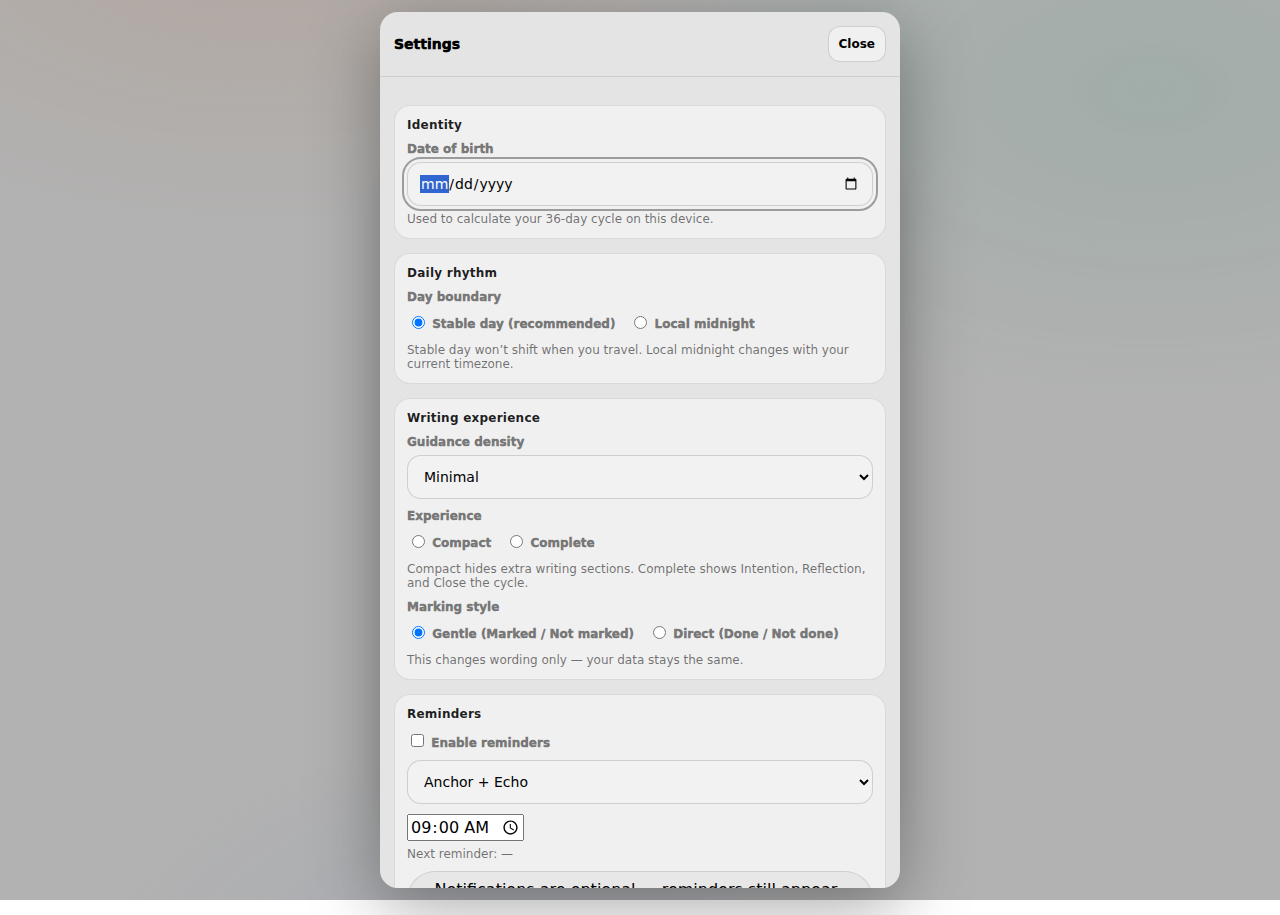
<file: index.html>
<!DOCTYPE html>
<html data-experience="compact" data-layout="mobile" lang="en">
 <head>
  <meta charset="utf-8"/>
  <meta content="width=device-width,initial-scale=1" name="viewport"/>
  <title>
   Cosmic 36 &mdash; Today
  </title>
  <!-- PWA -->
  <link href="./manifest.webmanifest" rel="manifest"/>
  <meta content="#0b0b0f" media="(prefers-color-scheme: dark)" name="theme-color"/>
  <meta content="#ffffff" media="(prefers-color-scheme: light)" name="theme-color"/>
  <meta content="yes" name="apple-mobile-web-app-capable"/>
  <meta content="Cosmic 36" name="apple-mobile-web-app-title"/>
  <link href="./icons/icon-192.png" rel="apple-touch-icon"/>
  <link href="./assets/style.css" rel="stylesheet">
  </link>
 </head>
 <body>
  <div aria-hidden="true" class="aura">
  </div>
  <header class="container appHeader">
   <div class="brand">
    <h1>
     Cosmic 36 &mdash; Today
    </h1>
    <p id="subLine">
     One screen. One day. One note.
    </p>
   </div>
   <nav aria-label="App actions" class="headerActions">
    <button class="topBtn" id="layoutBtn" type="button">
     Desktop view
    </button>
    <button aria-controls="reviewDialog" aria-expanded="false" aria-haspopup="dialog" class="topBtn" id="openReview" type="button">
     Review notes
    </button>
    <button aria-controls="settingsDialog" aria-expanded="false" aria-haspopup="dialog" class="topBtn" id="openSettings" type="button">
     Settings
    </button>
   </nav>
  </header>
  <main class="container">
   <article aria-label="Today overview" class="card">
    <header class="cardHeader">
     <h2 id="headerTitle">
      Day &mdash; / 36
     </h2>
     <p id="headerPhase">
      Open Settings and enter your date of birth.
     </p>
     <div aria-label="Today badges" class="chips" id="chipRow">
     </div>
     <!-- Pattern start callout row -->
     <div aria-label="Pattern start row" class="patternRow">
      <div class="patternChipWrap">
       <div class="patternChip" id="patternLine">
       </div>
       <button aria-label="Pattern info" class="miniInfoBtn" id="patternInfoBtn" type="button">
        ⓘ
       </button>
      </div>
     </div>
    </header>
    <!-- PROGRESS (36 days) -->
    <section aria-label="Cycle progress" class="progressSection">
     <div class="progressHead">
      <div class="progressTitle">
       Cycle progress
      </div>
      <div class="progressMeta" hidden="" id="reminderMeta">
      </div>
     </div>
     <div aria-label="Cycle day buttons" class="progressBar" id="progressBar" role="navigation">
     </div>
     <div aria-hidden="true" class="progressLegend">
      <span class="legendItem">
       <span class="legendDot anchor">
       </span>
       Anchor
      </span>
      <span class="legendItem">
       <span class="legendDot echo">
       </span>
       Echo
      </span>
      <span class="legendItem">
       <span class="legendDot light">
       </span>
       Light
      </span>
      <span class="legendItem">
       <span class="legendDot done">
       </span>
       Marked
      </span>
     </div>
    </section>
    <div class="cardBody">
     <div class="layout">
      <!-- LEFT -->
      <section aria-label="Today guidance and writing">
       <section aria-label="Today guidance" class="today light" id="todayCard">
        <header class="todayTop">
         <h3 id="bigDay">
          Day &mdash;
          <small>
           / 36
          </small>
         </h3>
         <button aria-pressed="false" class="stateBtn" id="statusBtn" type="button">
          <span aria-hidden="true" class="stateDot" id="stateDot">
          </span>
          <span id="statusText">
           Not marked
          </span>
         </button>
        </header>
        <p class="guidance" id="guidanceLine">
         &mdash;
        </p>
        <p class="hint" id="hintLine">
         &mdash;
        </p>
        <!-- Minimal guidance = insight box stays hidden unless Supportive density -->
        <aside aria-label="Spiritual insight" class="insight" hidden="" id="insightBox">
         <h4>
          Spiritual insight for today
         </h4>
         <p id="insightLine">
          &mdash;
         </p>
        </aside>
        <p class="swipeHint" id="swipeHint">
         <span>
          <b>
           Swipe right
          </b>
          to mark
         </span>
         <span>
          <b>
           Swipe left
          </b>
          to unmark
         </span>
        </p>
       </section>
       <hr class="sep"/>
       <section aria-label="Daily note">
        <label class="noteLabel" for="noteBox" id="notePrompt">
         Mindful note
        </label>
        <textarea id="noteBox" placeholder="What did I do? What did I notice? What will I carry forward?" rows="6"></textarea>
        <div class="noteFooter">
         <div aria-live="polite" class="live" id="saveStatus">
          <span aria-hidden="true" class="mark">
          </span>
          <span id="saveText">
           Autosave enabled
          </span>
         </div>
         <div class="controls">
          <button aria-expanded="false" class="btn" id="expandBtn" type="button">
           Expand
          </button>
          <button class="btn" id="insertTemplateBtn" type="button">
           Insert template
          </button>
          <button class="btn" id="clearNoteBtn" type="button">
           Clear
          </button>
         </div>
        </div>
       </section>
       <!-- COMPLETE WRITING (collapsible) -->
       <section aria-label="Complete writing sections" hidden="" id="extrasWrap">
        <div class="sectionTitle">
         Complete sections
        </div>
        <!-- INTENTION -->
        <details class="collapse" id="detailsIntention">
         <summary class="collapseSummary">
          <span class="collapseTitle">
           Intention (morning) &mdash; what I will repeat + observe
          </span>
          <span class="collapseMeta muted" id="intentionMeta">
           Optional
          </span>
         </summary>
         <div class="collapseBody">
          <label class="noteLabel" for="intentionBox">
           Intention
          </label>
          <textarea id="intentionBox" placeholder="One line intention..." rows="4"></textarea>
          <div class="noteFooter">
           <div aria-live="polite" class="live">
            <span aria-hidden="true" class="mark">
            </span>
            <span id="intentionSaveText">
             Autosave enabled
            </span>
           </div>
          </div>
         </div>
        </details>
        <!-- REFLECTION -->
        <details class="collapse" id="detailsReflection">
         <summary class="collapseSummary">
          <span class="collapseTitle">
           Reflection (evening) &mdash; what returned + meaning
          </span>
          <span class="collapseMeta muted" id="reflectionMeta">
           Optional
          </span>
         </summary>
         <div class="collapseBody">
          <label class="noteLabel" for="reflectionBox">
           Reflection
          </label>
          <textarea id="reflectionBox" placeholder="What returned? What did I notice?" rows="5"></textarea>
          <div class="noteFooter">
           <div aria-live="polite" class="live">
            <span aria-hidden="true" class="mark">
            </span>
            <span id="reflectionSaveText">
             Autosave enabled
            </span>
           </div>
          </div>
         </div>
        </details>
        <!-- CLOSE THE CYCLE -->
        <details class="collapse" id="detailsClose">
         <summary class="collapseSummary">
          <span class="collapseTitle">
           Close the cycle
          </span>
          <span class="collapseMeta muted">
           Optional
          </span>
         </summary>
         <div class="collapseBody">
          <p class="tiny">
           Capture the lesson and carry the clean signal forward.
          </p>
          <label class="noteLabel" for="cycleLessonBox">
           What did this cycle teach me?
          </label>
          <textarea id="cycleLessonBox" placeholder="One honest lesson..." rows="4"></textarea>
          <label class="noteLabel" for="cycleCarryBox">
           What stays (what I carry forward)?
          </label>
          <textarea id="cycleCarryBox" placeholder="One commitment..." rows="4"></textarea>
          <label class="noteLabel" for="cycleReleaseBox">
           What leaves (what I release)?
          </label>
          <textarea id="cycleReleaseBox" placeholder="One thing I stop feeding..." rows="4"></textarea>
          <div class="noteFooter">
           <div aria-live="polite" class="live">
            <span aria-hidden="true" class="mark">
            </span>
            <span id="cycleSaveText">
             Autosave enabled
            </span>
           </div>
          </div>
         </div>
        </details>
       </section>
      </section>
      <!-- RIGHT (Desktop aside) -->
      <aside aria-label="Life snapshot" class="asideCard" hidden="" id="lifeAside">
       <h2>
        Life on Earth
       </h2>
       <p id="asideText">
        &mdash;
       </p>
       <div class="kv" id="kv">
       </div>
       <div class="asideQuick">
        <button class="btn" id="asideReviewBtn" type="button">
         Review notes
        </button>
        <button class="btn" id="asideSettingsBtn" type="button">
         Settings
        </button>
       </div>
      </aside>
     </div>
    </div>
   </article>
  </main>
  <footer class="container appFooter">
   &copy;
   <span id="yearNow">
   </span>
   <a class="footerLink" href="https://paske-style.com" rel="noopener" target="_blank">
    Paske STYLE
   </a>
   <br/>
   Cosmic 36
  </footer>
  <!-- SETTINGS -->
  <dialog aria-labelledby="settingsTitle" id="settingsDialog">
   <div class="dialogHead">
    <h2 id="settingsTitle">
     Settings
    </h2>
    <button class="topBtn" id="closeSettings" type="button">
     Close
    </button>
   </div>
   <div class="dialogBody">
    <!-- Identity -->
    <section aria-label="Identity" class="settingsGroup">
     <div class="settingsGroupTitle">
      Identity
     </div>
     <div class="field">
      <label for="dob">
       Date of birth
      </label>
      <input id="dob" type="date"/>
      <div class="tiny">
       Used to calculate your 36-day cycle on this device.
      </div>
     </div>
    </section>
    <!-- Daily rhythm -->
    <section aria-label="Daily rhythm" class="settingsGroup">
     <div class="settingsGroupTitle">
      Daily rhythm
     </div>
     <div class="field">
      <label>
       Day boundary
      </label>
      <div class="radioRow">
       <label>
        <input checked="" name="mode" type="radio" value="utc"/>
        Stable day (recommended)
       </label>
       <label>
        <input name="mode" type="radio" value="local"/>
        Local midnight
       </label>
      </div>
      <div class="tiny">
       Stable day won&rsquo;t shift when you travel. Local midnight changes with your current timezone.
      </div>
     </div>
    </section>
    <!-- Writing experience -->
    <section aria-label="Writing experience" class="settingsGroup">
     <div class="settingsGroupTitle">
      Writing experience
     </div>
     <div class="field">
      <label for="density">
       Guidance density
      </label>
      <select id="density">
       <option value="minimal">
        Minimal
       </option>
       <option value="supportive">
        Supportive
       </option>
       <option value="silent">
        Silent
       </option>
      </select>
     </div>
     <div class="field">
      <label>
       Experience
      </label>
      <div class="radioRow">
       <label>
        <input name="experience" type="radio" value="compact"/>
        Compact
       </label>
       <label>
        <input name="experience" type="radio" value="complete"/>
        Complete
       </label>
      </div>
      <div class="tiny">
       Compact hides extra writing sections. Complete shows Intention, Reflection, and Close the cycle.
      </div>
     </div>
     <div class="field">
      <label>
       Marking style
      </label>
      <div class="radioRow">
       <label>
        <input checked="" name="gentle" type="radio" value="on"/>
        Gentle (Marked / Not marked)
       </label>
       <label>
        <input name="gentle" type="radio" value="off"/>
        Direct (Done / Not done)
       </label>
      </div>
      <div class="tiny">
       This changes wording only &mdash; your data stays the same.
      </div>
     </div>
    </section>
    <!-- Reminders -->
    <section aria-label="Reminders" class="settingsGroup">
     <div class="settingsGroupTitle">
      Reminders
     </div>
     <div class="field">
      <label class="check">
       <input id="reminderEnabled" type="checkbox"/>
       Enable reminders
      </label>
      <div class="reminderControls">
       <select aria-label="Reminder days" id="reminderKinds">
        <option value="anchor_echo">
         Anchor + Echo
        </option>
        <option value="anchor">
         Anchor only
        </option>
        <option value="echo">
         Echo only
        </option>
       </select>
       <input aria-label="Reminder time" id="reminderTime" type="time" value="09:00"/>
      </div>
      <div class="tiny" id="nextReminderText">
       Next reminder: &mdash;
      </div>
     </div>
     <div class="field notifRow">
      <div class="notifStatusPill" id="notifStatusPill">
       <span aria-hidden="true" class="pillDot">
       </span>
       <span id="notifStatus">
        Notifications are optional &mdash; reminders still appear inside the app.
       </span>
      </div>
      <div class="reminderControls">
       <button class="btn" id="notifPermBtn" type="button">
        Enable notifications
       </button>
       <button class="btn" id="testNotifBtn" type="button">
        Test notification
       </button>
      </div>
     </div>
     <div class="tiny">
      Push notifications work best when the app is installed (Add to Home Screen) and notifications are allowed.
     </div>
    </section>
    <!-- Advanced / Danger zone -->
    <section aria-label="Advanced" class="settingsGroup dangerZone">
     <div class="settingsGroupTitle">
      Advanced
     </div>
     <div class="field">
      <button class="btn dangerBtn" id="clearCycleBtn" type="button">
       Clear current cycle data
      </button>
      <div class="tiny">
       Deletes notes + marks for the current cycle on this device only.
      </div>
     </div>
    </section>
   </div>
  </dialog>
  <!-- REVIEW -->
  <dialog aria-labelledby="reviewTitle" id="reviewDialog">
   <div class="dialogHead">
    <h2 id="reviewTitle">
     Review your notes
    </h2>
    <button class="topBtn" id="closeReview" type="button">
     Close
    </button>
   </div>
   <div class="dialogBody">
    <div class="field">
     <label for="reviewQuery">
      Search
     </label>
     <input id="reviewQuery" placeholder="Search your notes..." type="text">
     </input>
    </div>
    <div class="field">
     <div class="radioRow">
      <label>
       <input checked="" name="reviewScope" type="radio" value="cycle"/>
       This cycle
      </label>
      <label>
       <input name="reviewScope" type="radio" value="all"/>
       All time
      </label>
     </div>
    </div>
    <!-- EXPORTS MOVED HERE -->
    <div class="field" style="display:flex; gap:10px; flex-wrap:wrap;">
     <button class="btn" id="exportNotesTxtBtn" type="button">
      Export notes (TXT)
     </button>
     <button class="btn" id="exportCloseTxtBtn" type="button">
      Export closing notes (TXT)
     </button>
     <button class="btn" id="exportBothTxtBtn" type="button">
      Export notes + closing (TXT)
     </button>
    </div>
    <div class="field">
     <div aria-label="Notes list" class="noteList" id="noteList">
     </div>
    </div>
    <div class="field" hidden="" id="reviewEditorWrap">
     <label for="reviewEditor">
      Edit selected note
     </label>
     <textarea id="reviewEditor" placeholder="Edit note..." rows="8"></textarea>
     <div class="noteFooter">
      <div aria-live="polite" class="live">
       <span aria-hidden="true" class="mark">
       </span>
       <span id="reviewSaveText">
        Autosave enabled
       </span>
      </div>
      <div class="controls">
       <button class="btn" id="jumpToTodayBtn" type="button">
        Jump to today
       </button>
      </div>
     </div>
    </div>
   </div>
  </dialog>
  <div aria-live="polite" class="toast" id="toast" role="status">
   Saved
  </div>
  <script src="./assets/app.js" type="module">
  </script>
  <script>
   if ("serviceWorker" in navigator) {
      window.addEventListener("load", () => {
        navigator.serviceWorker.register("./service-worker.js").catch(() => { });
      });
    }
  </script>
 </body>
</html>
</file>
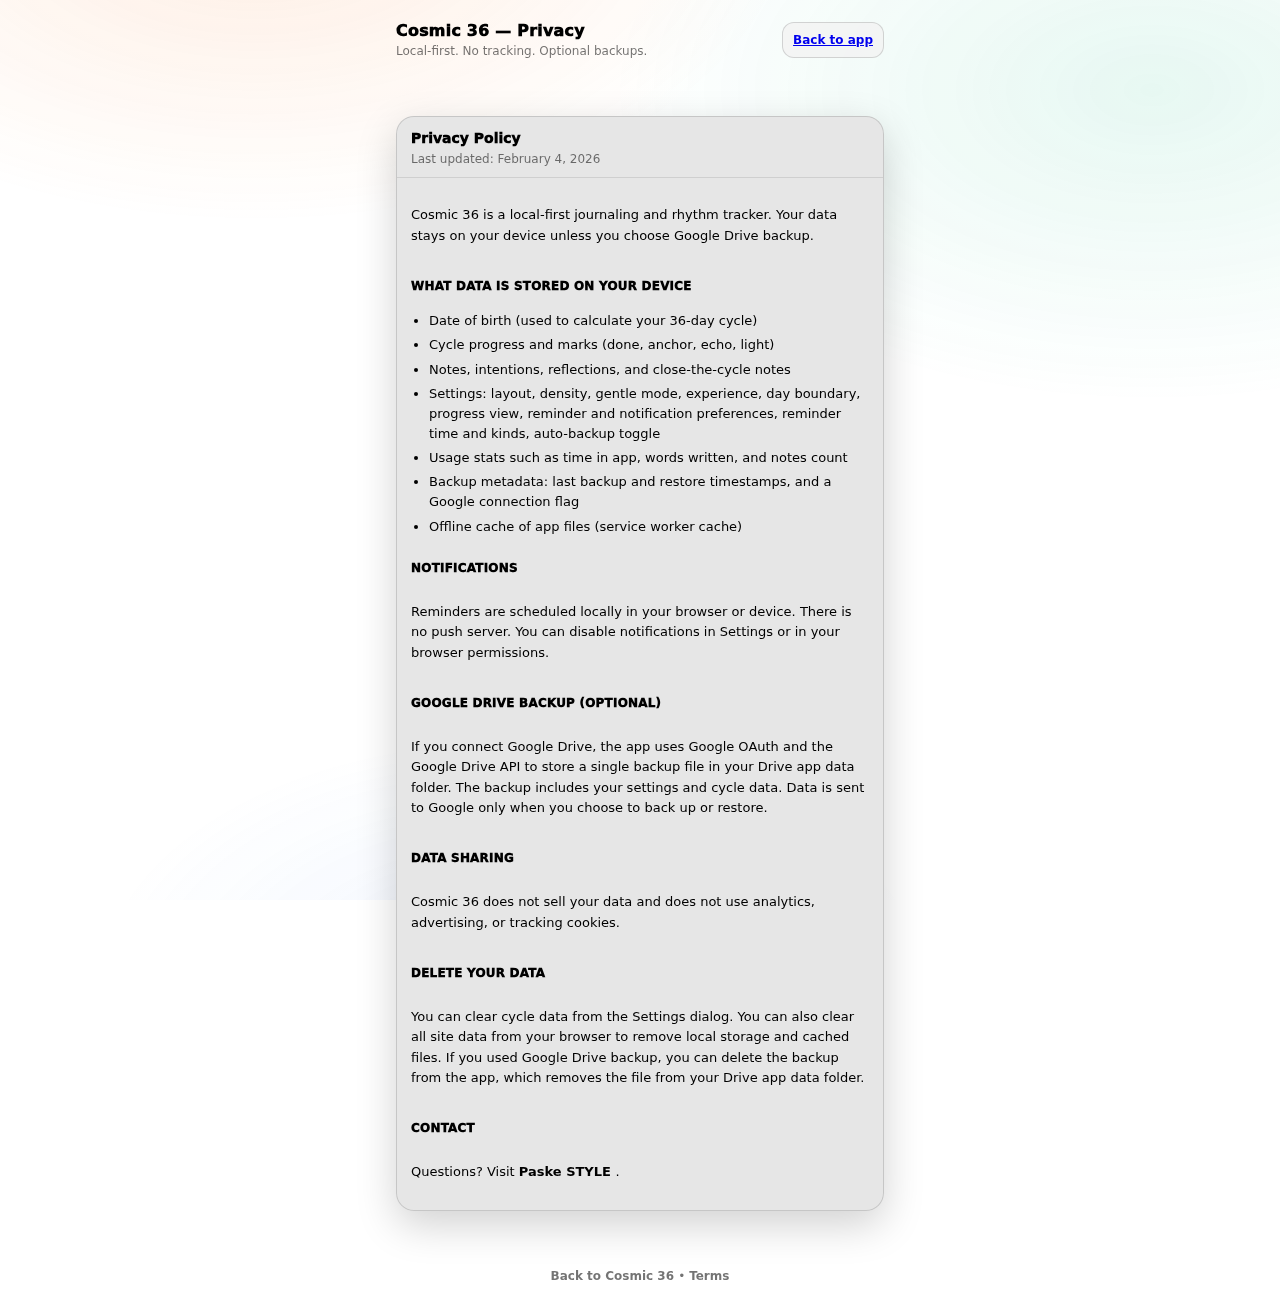
<file: privacy.html>
<!DOCTYPE html>
<html data-layout="mobile" lang="en">
 <head>
  <meta charset="utf-8"/>
  <meta content="width=device-width,initial-scale=1" name="viewport"/>
  <title>
   Cosmic 36 &mdash; Privacy
  </title>
  <link href="./icons/icon.svg" rel="icon" type="image/svg+xml"/>
  <link href="./icons/icon-192.png" rel="icon" sizes="192x192" type="image/png"/>
  <link href="./assets/style.css" rel="stylesheet">
  </link>
 </head>
 <body>
  <div aria-hidden="true" class="aura">
  </div>
  <header class="container appHeader">
   <div class="brand">
    <h1>
     Cosmic 36 &mdash; Privacy
    </h1>
    <p>
     Local-first. No tracking. Optional backups.
    </p>
   </div>
   <nav aria-label="Privacy navigation" class="headerActions">
    <a class="topBtn" href="./index.html">
     Back to app
    </a>
   </nav>
  </header>
  <main class="container">
   <article class="card">
    <header class="cardHeader">
     <h2>
      Privacy Policy
     </h2>
     <p>
      Last updated: February 4, 2026
     </p>
    </header>
    <div class="cardBody legal">
     <p>
      Cosmic 36 is a local-first journaling and rhythm tracker. Your data stays on your device unless you choose Google Drive backup.
     </p>
     <h3>
      What data is stored on your device
     </h3>
     <ul>
      <li>
       Date of birth (used to calculate your 36-day cycle)
      </li>
      <li>
       Cycle progress and marks (done, anchor, echo, light)
      </li>
      <li>
       Notes, intentions, reflections, and close-the-cycle notes
      </li>
      <li>
       Settings: layout, density, gentle mode, experience, day boundary, progress view, reminder and notification preferences, reminder time and kinds, auto-backup toggle
      </li>
      <li>
       Usage stats such as time in app, words written, and notes count
      </li>
      <li>
       Backup metadata: last backup and restore timestamps, and a Google connection flag
      </li>
      <li>
       Offline cache of app files (service worker cache)
      </li>
     </ul>
     <h3>
      Notifications
     </h3>
     <p>
      Reminders are scheduled locally in your browser or device. There is no push server. You can disable notifications in Settings or in your browser permissions.
     </p>
     <h3>
      Google Drive backup (optional)
     </h3>
     <p>
      If you connect Google Drive, the app uses Google OAuth and the Google Drive API to store a single backup file in your Drive app data folder. The backup includes your settings and cycle data. Data is sent to Google only when you choose to back up or restore.
     </p>
     <h3>
      Data sharing
     </h3>
     <p>
      Cosmic 36 does not sell your data and does not use analytics, advertising, or tracking cookies.
     </p>
     <h3>
      Delete your data
     </h3>
     <p>
      You can clear cycle data from the Settings dialog. You can also clear all site data from your browser to remove local storage and cached files. If you used Google Drive backup, you can delete the backup from the app, which removes the file from your Drive app data folder.
     </p>
     <h3>
      Contact
     </h3>
     <p>
      Questions? Visit
      <a class="footerLink" href="https://paske-style.com" rel="noopener" target="_blank">
       Paske STYLE
      </a>
      .
     </p>
    </div>
   </article>
  </main>
  <footer class="container appFooter">
   <a class="footerLink" href="./index.html">
    Back to Cosmic 36
   </a>
   <span aria-hidden="true">
    •
   </span>
   <a class="footerLink" href="./terms.html">
    Terms
   </a>
  </footer>
 </body>
</html>
</file>
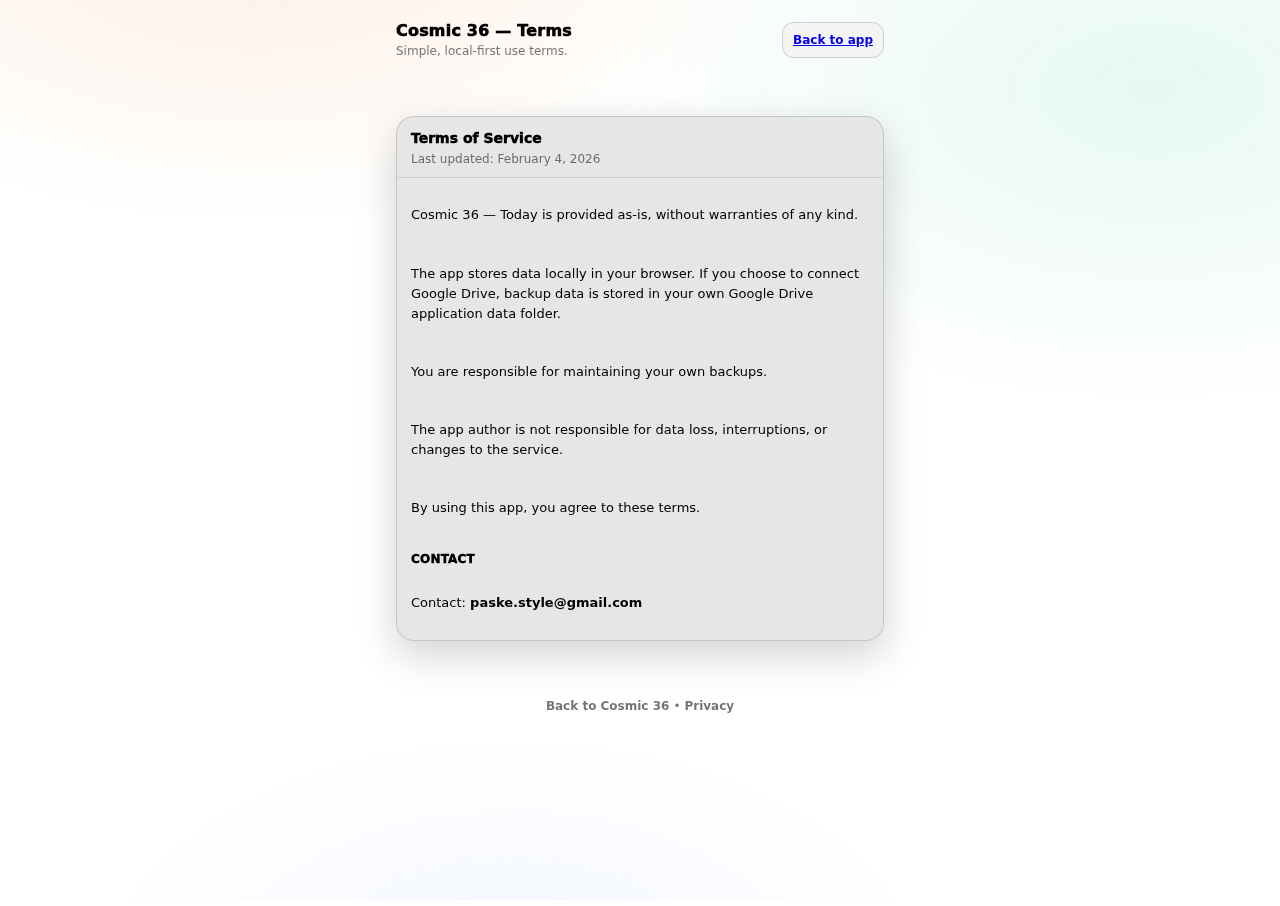
<file: terms.html>
<!DOCTYPE html>
<html data-layout="mobile" lang="en">
 <head>
  <meta charset="utf-8"/>
  <meta content="width=device-width,initial-scale=1" name="viewport"/>
  <title>
   Cosmic 36 &mdash; Terms
  </title>
  <link href="./icons/icon.svg" rel="icon" type="image/svg+xml"/>
  <link href="./icons/icon-192.png" rel="icon" sizes="192x192" type="image/png"/>
  <link href="./assets/style.css" rel="stylesheet">
  </link>
 </head>
 <body>
  <div aria-hidden="true" class="aura">
  </div>
  <header class="container appHeader">
   <div class="brand">
    <h1>
     Cosmic 36 &mdash; Terms
    </h1>
    <p>
     Simple, local-first use terms.
    </p>
   </div>
   <nav aria-label="Terms navigation" class="headerActions">
    <a class="topBtn" href="./index.html">
     Back to app
    </a>
   </nav>
  </header>
  <main class="container">
   <article class="card">
    <header class="cardHeader">
     <h2>
      Terms of Service
     </h2>
     <p>
      Last updated: February 4, 2026
     </p>
    </header>
    <div class="cardBody legal">
     <p>
      Cosmic 36 &mdash; Today is provided as-is, without warranties of any kind.
     </p>
     <p>
      The app stores data locally in your browser. If you choose to connect Google Drive, backup data is stored in your own Google Drive application data folder.
     </p>
     <p>
      You are responsible for maintaining your own backups.
     </p>
     <p>
      The app author is not responsible for data loss, interruptions, or changes to the service.
     </p>
     <p>
      By using this app, you agree to these terms.
     </p>
     <h3>
      Contact
     </h3>
     <p>
      Contact:
      <a class="footerLink" href="mailto:paske.style@gmail.com">
       paske.style@gmail.com
      </a>
     </p>
    </div>
   </article>
  </main>
  <footer class="container appFooter">
   <a class="footerLink" href="./index.html">
    Back to Cosmic 36
   </a>
   <span aria-hidden="true">
    •
   </span>
   <a class="footerLink" href="./privacy.html">
    Privacy
   </a>
  </footer>
 </body>
</html>
</file>
<file: assets/style.css>
/* Cosmic 36 — Styles (assets/style.css) */
:root {
    color-scheme: light dark;

    --sys-bg: Canvas;
    --sys-text: CanvasText;
    --sys-border: color-mix(in oklab, CanvasText 14%, transparent);
    --sys-muted: color-mix(in oklab, CanvasText 55%, transparent);

    --bg: var(--sys-bg);
    --text: var(--sys-text);
    --muted: var(--sys-muted);
    --border: var(--sys-border);

    --panel: color-mix(in oklab, Canvas 92%, CanvasText 8%);
    --panel2: color-mix(in oklab, Canvas 96%, CanvasText 4%);
    --glass: color-mix(in oklab, Canvas 85%, transparent);

    --lightDayTint: rgba(16, 185, 129, 0.12);
    --anchorTint: rgba(234, 88, 12, 0.26);
    --echoTint: rgba(249, 115, 22, 0.18);

    --anchorSolid: rgba(234, 88, 12, 0.98);
    --echoSolid: rgba(249, 115, 22, 0.85);
    --lightSolid: rgba(16, 185, 129, 0.90);

    --todayOutline: color-mix(in oklab, CanvasText 28%, transparent);
    --ok: rgba(34, 197, 94, 0.95);
    --danger: rgba(239, 68, 68, 0.95);

    --shadow: 0 10px 30px rgba(0, 0, 0, 0.12);
    --shadowStrong: 0 14px 40px rgba(0, 0, 0, 0.18);

    --maxw: 520px;
}

@media (prefers-color-scheme: dark) {
    :root {
        --panel: color-mix(in oklab, Canvas 88%, CanvasText 12%);
        --panel2: color-mix(in oklab, Canvas 94%, CanvasText 6%);
        --glass: color-mix(in oklab, Canvas 78%, transparent);

        --lightDayTint: rgba(16, 185, 129, 0.16);
        --anchorTint: rgba(234, 88, 12, 0.30);
        --echoTint: rgba(249, 115, 22, 0.20);

        --shadow: 0 12px 34px rgba(0, 0, 0, 0.45);
        --shadowStrong: 0 16px 48px rgba(0, 0, 0, 0.55);
    }
}

html[data-layout="desktop"] {
    --maxw: 980px;
}

html {
    -webkit-text-size-adjust: 100%;
    text-size-adjust: 100%;
}

* {
    box-sizing: border-box;
}

html,
body {
    height: 100%;
}

body {
    margin: 0;
    font-family: ui-sans-serif, system-ui, -apple-system, Segoe UI, Roboto, Arial;
    background: var(--bg);
    color: var(--text);
    -webkit-font-smoothing: antialiased;
    -moz-osx-font-smoothing: grayscale;
}

body.modal-open {
    overflow: hidden;
    overscroll-behavior: contain;
    overflow: hidden;
    overscroll-behavior: contain;
}

body.modal-open::before {
    content: "";
    position: fixed;
    inset: 0;
    background: rgba(0, 0, 0, 0.35);
    z-index: 9998;
    pointer-events: none;
}

a,
button,
input,
textarea,
select {
    font: inherit;
}

button {
    color: inherit;
    transition: filter 120ms ease, background-color 120ms ease, color 120ms ease, border-color 120ms ease, transform 90ms ease;
}

button:active {
    filter: invert(1);
}

:focus-visible {
    outline: 2px solid color-mix(in oklab, var(--text) 35%, transparent);
    outline-offset: 3px;
    border-radius: 12px;
}

.aura {
    position: fixed;
    inset: 0;
    pointer-events: none;
    z-index: 0;
    background:
        radial-gradient(900px 520px at 20% -10%, color-mix(in oklab, rgba(249, 115, 22, 0.22), transparent 30%), transparent 60%),
        radial-gradient(900px 520px at 90% 10%, color-mix(in oklab, rgba(16, 185, 129, 0.18), transparent 30%), transparent 60%),
        radial-gradient(700px 420px at 40% 110%, color-mix(in oklab, rgba(59, 130, 246, 0.14), transparent 30%), transparent 60%);
    opacity: 0.8;
    mix-blend-mode: multiply;
}

@media (prefers-color-scheme: dark) {
    .aura {
        opacity: 0.55;
        mix-blend-mode: screen;
    }
}

.container {
    position: relative;
    z-index: 1;
    max-width: var(--maxw);
    margin: 0 auto;
    padding: 16px;
    padding-bottom: 28px;
}

.appHeader {
    display: flex;
    justify-content: space-between;
    align-items: flex-start;
    gap: 12px;
    margin-top: 6px;
    margin-bottom: 14px;
}

.brand h1 {
    margin: 0;
    font-weight: 950;
    letter-spacing: 0.2px;
    font-size: 16px;
    line-height: 1.1;
}

.brand p {
    margin: 4px 0 0;
    font-size: 12px;
    color: var(--muted);
}

.headerActions {
    display: flex;
    gap: 10px;
    flex-wrap: wrap;
    align-items: flex-start;
    justify-content: flex-end;
}

.topBtn {
    border: 1px solid var(--border);
    background: color-mix(in oklab, var(--panel2) 80%, transparent);
    border-radius: 12px;
    padding: 10px 10px;
    font-weight: 900;
    font-size: 12px;
    cursor: pointer;
    user-select: none;
    white-space: nowrap;
}

.card {
    border: 1px solid var(--border);
    border-radius: 18px;
    background: color-mix(in oklab, var(--panel) 92%, transparent);
    overflow: hidden;
    box-shadow: var(--shadowStrong);
    backdrop-filter: blur(10px);
}

.cardHeader {
    padding: 14px 14px 10px;
    border-bottom: 1px solid color-mix(in oklab, var(--border) 70%, transparent);
}

.cardHeader h2 {
    margin: 0;
    font-size: 14px;
    font-weight: 1000;
    line-height: 1.1;
}

.cardHeader p {
    margin: 6px 0 0;
    font-size: 12px;
    color: var(--muted);
    line-height: 1.25;
}

.chips {
    display: flex;
    gap: 8px;
    flex-wrap: wrap;
    margin-top: 10px;
}

.chip {
    display: inline-flex;
    align-items: center;
    gap: 8px;
    padding: 8px 10px;
    border-radius: 999px;
    border: 1px solid color-mix(in oklab, var(--border) 80%, transparent);
    background: color-mix(in oklab, var(--panel2) 82%, transparent);
    font-size: 12px;
    color: color-mix(in oklab, var(--text) 88%, transparent);
    user-select: none;
}

.dot {
    width: 10px;
    height: 10px;
    border-radius: 999px;
    border: 1px solid color-mix(in oklab, var(--text) 18%, transparent);
    background: color-mix(in oklab, var(--text) 10%, transparent);
}

.dot.anchor {
    background: var(--anchorSolid);
    border-color: var(--anchorSolid);
}

.dot.echo {
    background: var(--echoSolid);
    border-color: var(--echoSolid);
}

.dot.light {
    background: var(--lightSolid);
    border-color: var(--lightSolid);
}

.cardBody {
    padding: 14px;
}

.legal {
    display: grid;
    gap: 12px;
    font-size: 13px;
    line-height: 1.55;
}

.legal h3 {
    margin: 6px 0 0;
    font-size: 12px;
    font-weight: 1000;
    letter-spacing: 0.2px;
    text-transform: uppercase;
}

.legal ul {
    margin: 0;
    padding-left: 18px;
}

.legal li {
    margin: 4px 0;
}

/* ------------------------------
   Progress section (matches card style)
--------------------------------- */
.progressSection {
    padding: 12px 14px 12px;
    border-bottom: 1px solid color-mix(in oklab, var(--border) 70%, transparent);
    background: color-mix(in oklab, var(--panel) 88%, transparent);
}

.progressHead {
    display: flex;
    align-items: center;
    justify-content: space-between;
    gap: 10px;
    margin-bottom: 10px;
}

.progressTitle {
    font-size: 12px;
    font-weight: 1000;
    letter-spacing: 0.2px;
    color: color-mix(in oklab, var(--text) 92%, transparent);
}

.progressMeta {
    font-size: 12px;
    font-weight: 900;
    color: var(--muted);
}

/* Keep your existing .progressBar grid, but make it feel tighter/softer */
.progressBar {
    display: grid;
    grid-template-columns: repeat(18, minmax(0, 1fr));
    gap: 6px;
    padding: 2px 0;
}

@media (max-width: 560px) {
    .progressBar {
        grid-template-columns: repeat(12, minmax(0, 1fr));
    }
}

/* Legend: small, calm, “chip-like” */
.progressLegend {
    margin-top: 10px;
    display: flex;
    flex-wrap: wrap;
    gap: 8px 10px;
    color: var(--muted);
    font-size: 12px;
}

.legendItem {
    display: inline-flex;
    align-items: center;
    gap: 8px;
    padding: 6px 10px;
    border-radius: 999px;
    border: 1px solid color-mix(in oklab, var(--border) 70%, transparent);
    background: color-mix(in oklab, var(--panel2) 78%, transparent);
}

.legendDot {
    width: 10px;
    height: 10px;
    border-radius: 999px;
    border: 1px solid color-mix(in oklab, var(--text) 18%, transparent);
    background: color-mix(in oklab, var(--text) 10%, transparent);
}

.legendDot.anchor {
    background: var(--anchorSolid);
    border-color: var(--anchorSolid);
}

.legendDot.echo {
    background: var(--echoSolid);
    border-color: var(--echoSolid);
}

/* Light dot reads as “rest day” */
.legendDot.light {
    background: var(--lightSolid);
    border-color: var(--lightSolid);
}

/* Marked dot uses your green */
.legendDot.done {
    background: #39d98a;
    border-color: #39d98a;
}

/* ------------------------------
   Streak + history section
--------------------------------- */
.historySection {
    margin: 14px 0 0;
    padding: 12px;
    border-radius: 14px;
    background:
        radial-gradient(120% 120% at 0% 0%, color-mix(in oklab, var(--echoSolid) 14%, transparent), transparent 60%),
        radial-gradient(120% 120% at 100% 0%, color-mix(in oklab, var(--anchorSolid) 14%, transparent), transparent 60%),
        color-mix(in oklab, var(--panel2) 82%, transparent);
    border: 1px solid color-mix(in oklab, var(--border) 60%, transparent);
    box-shadow: 0 10px 24px color-mix(in oklab, var(--bg) 70%, transparent);
}

.historyHead {
    display: flex;
    flex-wrap: wrap;
    align-items: center;
    justify-content: space-between;
    gap: 10px;
    margin-bottom: 10px;
}

.historyTitle {
    font-size: 12px;
    font-weight: 1000;
    letter-spacing: 0.2px;
    color: color-mix(in oklab, var(--text) 92%, transparent);
}

.historyStats {
    display: flex;
    gap: 12px;
    flex-wrap: wrap;
    font-size: 12px;
    color: var(--muted);
    font-weight: 900;
}

.historyStats span {
    padding: 4px 8px;
    border-radius: 999px;
    background: color-mix(in oklab, var(--panel) 80%, transparent);
    border: 1px solid color-mix(in oklab, var(--border) 60%, transparent);
}

.historyHero {
    display: flex;
    align-items: center;
    gap: 12px;
    padding: 10px 12px;
    border-radius: 12px;
    background: color-mix(in oklab, var(--panel) 80%, transparent);
    border: 1px solid color-mix(in oklab, var(--border) 55%, transparent);
    margin-bottom: 10px;
}

.streakBadge {
    width: 44px;
    height: 44px;
    border-radius: 999px;
    display: grid;
    place-items: center;
    font-size: 18px;
    background: radial-gradient(65% 65% at 40% 35%, color-mix(in oklab, var(--anchorSolid) 35%, transparent), transparent 60%);
    border: 1px solid color-mix(in oklab, var(--anchorSolid) 45%, var(--border) 55%);
    box-shadow: 0 8px 18px color-mix(in oklab, var(--bg) 70%, transparent);
    overflow: hidden;
}

.streakBadgeIcon {
    font-size: 20px;
    line-height: 1;
    filter: drop-shadow(0 2px 6px color-mix(in oklab, var(--bg) 70%, transparent));
}

.streakHeroText {
    display: flex;
    flex-direction: column;
    gap: 2px;
}

.streakHeroCount {
    font-size: 20px;
    font-weight: 1000;
    letter-spacing: 0.2px;
}

.streakHeroLabel {
    font-size: 12px;
    font-weight: 900;
    color: var(--muted);
}

.historyMetrics {
    display: grid;
    grid-template-columns: repeat(auto-fit, minmax(120px, 1fr));
    gap: 8px;
    margin-bottom: 10px;
}

.metricCard {
    padding: 8px 10px;
    border-radius: 10px;
    background: color-mix(in oklab, var(--panel) 84%, transparent);
    border: 1px solid color-mix(in oklab, var(--border) 60%, transparent);
}

.metricLabel {
    font-size: 11px;
    color: var(--muted);
    font-weight: 900;
}

.metricValue {
    font-size: 13px;
    font-weight: 1000;
    margin-top: 2px;
}

.historyRow {
    display: flex;
    gap: 6px;
    overflow-x: auto;
    padding: 2px 2px 6px;
    scroll-snap-type: x proximity;
    -webkit-overflow-scrolling: touch;
}

.historyRow::-webkit-scrollbar {
    height: 6px;
}

.historyRow::-webkit-scrollbar-thumb {
    background: color-mix(in oklab, var(--border) 70%, transparent);
    border-radius: 999px;
}

.historyDayBtn {
    position: relative;
    display: grid;
    place-items: center;
    gap: 4px;
    padding: 0;
    border-radius: 10px;
    min-width: 28px;
    height: 28px;
    margin: 3px;
    border: 1px solid color-mix(in oklab, var(--border) 55%, transparent);
    background: linear-gradient(135deg, color-mix(in oklab, var(--panel) 85%, transparent), color-mix(in oklab, var(--panel2) 88%, transparent));
    color: var(--text);
    font-size: 10px;
    font-weight: 800;
    transition: transform .14s ease, border-color .14s ease, background .14s ease, box-shadow .14s ease;
    box-shadow: inset 0 0 0 1px color-mix(in oklab, var(--border) 30%, transparent);
    scroll-snap-align: start;
}

.historyDayBtn:hover {
    transform: translateY(-1px) scale(1.01);
    box-shadow: 0 5px 14px color-mix(in oklab, var(--bg) 65%, transparent);
}

.historyDayBtn:active {
    transform: translateY(0) scale(0.985);
}

.historyDayBtn.past {
    opacity: .78;
}

.historyDayBtn.today {
    outline: 2px solid color-mix(in oklab, var(--ok) 55%, var(--todayOutline) 45%);
    box-shadow: 0 0 0 4px color-mix(in oklab, var(--ok) 12%, transparent);
}

.historyDayBtn.light.odd {
    background: linear-gradient(135deg, color-mix(in oklab, var(--lightSolid) 18%, var(--panel) 82%), color-mix(in oklab, var(--panel) 88%, transparent));
}

.historyDayBtn.light.even {
    background: linear-gradient(135deg, color-mix(in oklab, var(--lightSolid) 26%, var(--panel) 74%), color-mix(in oklab, var(--panel) 86%, transparent));
}

.historyDayBtn.anchor {
    background: linear-gradient(135deg, color-mix(in oklab, var(--anchorSolid) 24%, var(--panel) 76%), color-mix(in oklab, var(--panel) 88%, transparent));
}

.historyDayBtn.echo {
    background: linear-gradient(135deg, color-mix(in oklab, var(--echoSolid) 24%, var(--panel) 76%), color-mix(in oklab, var(--panel) 88%, transparent));
}

.historyDayBtn.done {
    border-color: color-mix(in oklab, var(--ok) 65%, var(--border) 35%);
}

.historyDayBtn.hasNote .noteDot {
    background: color-mix(in oklab, var(--text) 75%, transparent);
}

.historyDayBtn.done .doneDot {
    background: #39d98a;
}

.historyDayNum {
    font-variant-numeric: tabular-nums;
    line-height: 0;
    width: 100%;
    height: 100%;
    display: flex;
    align-items: center;
    justify-content: center;
}

.historyDayDots {
    display: none;
}

.historyDayBtn::after {
    content: "";
    position: absolute;
    inset: 1px;
    border-radius: 11px;
    background: linear-gradient(120deg, color-mix(in oklab, var(--text) 8%, transparent), transparent 55%);
    opacity: 0.2;
    pointer-events: none;
}

/* ------------------------------
   Day buttons (refined, aligned)
--------------------------------- */
.dayBtn {
    position: relative;
    height: 28px;
    border-radius: 10px;
    border: 1px solid color-mix(in oklab, var(--border) 80%, transparent);
    background:
        radial-gradient(120% 120% at 20% 10%, color-mix(in oklab, var(--text) 10%, transparent), transparent 60%),
        color-mix(in oklab, var(--panel2) 88%, transparent);
    color: color-mix(in oklab, var(--text) 88%, transparent);
    font-size: 12px;
    font-weight: 900;
    line-height: 1;
    padding: 0;
    display: grid;
    place-items: center;
    cursor: pointer;
    user-select: none;
    -webkit-tap-highlight-color: transparent;
    transition: transform .12s ease, background .16s ease, border-color .16s ease, opacity .12s ease, box-shadow .16s ease;
    box-shadow: inset 0 0 0 1px color-mix(in oklab, var(--border) 35%, transparent);
}

.dayBtn:hover {
    transform: translateY(-1px) scale(1.01);
    background:
        radial-gradient(140% 140% at 20% 10%, color-mix(in oklab, var(--text) 14%, transparent), transparent 60%),
        color-mix(in oklab, var(--panel2) 94%, transparent);
    box-shadow: 0 5px 14px color-mix(in oklab, var(--bg) 70%, transparent);
}

.dayBtn:active {
    transform: translateY(0) scale(0.985);
}

/* Light days alternate green/blue (only when “light”) */
.dayBtn.light.odd {
    background:
        radial-gradient(120% 120% at 20% 10%, color-mix(in oklab, rgba(16, 185, 129, .32), transparent), transparent 60%),
        color-mix(in oklab, rgba(16, 185, 129, .22), var(--panel2));
    border-color: color-mix(in oklab, rgba(16, 185, 129, .35), var(--border));
}

.dayBtn.light.even {
    background:
        radial-gradient(120% 120% at 20% 10%, color-mix(in oklab, rgba(59, 130, 246, .28), transparent), transparent 60%),
        color-mix(in oklab, rgba(59, 130, 246, .18), var(--panel2));
    border-color: color-mix(in oklab, rgba(59, 130, 246, .32), var(--border));
}

/* Pressure days */
.dayBtn.anchor {
    background:
        radial-gradient(120% 120% at 20% 10%, color-mix(in oklab, var(--anchorSolid) 30%, transparent), transparent 60%),
        color-mix(in oklab, var(--anchorSolid) 22%, var(--panel2) 78%);
    border-color: color-mix(in oklab, var(--anchorSolid) 48%, var(--border) 52%);
}

.dayBtn.echo {
    background:
        radial-gradient(120% 120% at 20% 10%, color-mix(in oklab, var(--echoSolid) 30%, transparent), transparent 60%),
        color-mix(in oklab, var(--echoSolid) 22%, var(--panel2) 78%);
    border-color: color-mix(in oklab, var(--echoSolid) 48%, var(--border) 52%);
}

/* Passed days = greyed */
.dayBtn.past {
    opacity: 0.55;
    background: color-mix(in oklab, var(--panel2) 55%, var(--bg) 45%);
    border-color: color-mix(in oklab, var(--border) 45%, transparent);
    color: color-mix(in oklab, var(--text) 65%, transparent);
    filter: saturate(0.6) contrast(0.95);
}

/* Keep anchor/echo hint, but still muted when past */
.dayBtn.past.anchor,
.dayBtn.past.echo {
    filter: saturate(0.65);
}

/* Current day = crisp white outline */
.dayBtn.today {
    outline: 2px solid rgba(255, 255, 255, 0.92);
    outline-offset: 1px;
}

/* Dots (keep your existing behavior) */
.dayDots {
    position: absolute;
    right: 6px;
    top: 6px;
    display: flex;
    gap: 4px;
    pointer-events: none;
}

.noteDot,
.doneDot {
    width: 6px;
    height: 6px;
    border-radius: 999px;
    opacity: 0;
    transform: scale(0.9);
}

.dayBtn.hasNote .noteDot {
    opacity: 0.9;
    background: color-mix(in oklab, var(--text) 75%, transparent);
}

.dayBtn.done .doneDot {
    opacity: 0.95;
    background: #39d98a;
}

/* 36-day progress bar */
.progressWrap {
    margin-top: 10px;
    padding-top: 10px;
    border-top: 1px solid color-mix(in oklab, var(--border) 70%, transparent);
}

.progressBar {
    display: grid;
    grid-template-columns: repeat(18, minmax(0, 1fr));
    gap: 6px;
}

@media (max-width: 560px) {
    .progressBar {
        grid-template-columns: repeat(12, minmax(0, 1fr));
    }
}

.dayBtn {
    position: relative;
    height: 28px;
    border-radius: 10px;
    border: 1px solid color-mix(in oklab, var(--border) 80%, transparent);
    background: color-mix(in oklab, var(--panel2) 88%, transparent);
    color: color-mix(in oklab, var(--text) 88%, transparent);
    font-size: 12px;
    font-weight: 800;
    line-height: 1;
    padding: 0;
    display: grid;
    place-items: center;
    cursor: pointer;
    user-select: none;
    -webkit-tap-highlight-color: transparent;
    transition: transform .08s ease, background .12s ease, border-color .12s ease, opacity .12s ease;
}

.dayBtn:active { transform: scale(0.98); }

/* Pressure days */
.dayBtn.anchor {
    background: color-mix(in oklab, var(--anchorSolid) 22%, var(--panel2) 78%);
    border-color: color-mix(in oklab, var(--anchorSolid) 48%, var(--border) 52%);
}

.dayBtn.echo {
    background: color-mix(in oklab, var(--echoSolid) 22%, var(--panel2) 78%);
    border-color: color-mix(in oklab, var(--echoSolid) 48%, var(--border) 52%);
}

/* Passed days = greyed */
.dayBtn.past {
    opacity: 0.55;
    background: color-mix(in oklab, var(--panel2) 55%, var(--bg) 45%);
    border-color: color-mix(in oklab, var(--border) 45%, transparent);
    color: color-mix(in oklab, var(--text) 65%, transparent);
    filter: saturate(0.6) contrast(0.95);
}

/* Keep anchor/echo hint, but still muted when past */
.dayBtn.past.anchor,
.dayBtn.past.echo {
    filter: saturate(0.65);
}

/* Marked/done days */
.dayBtn.done {
    border-color: color-mix(in oklab, var(--border) 60%, transparent);
}

/* Current day = white outline */
.dayBtn.today {
    outline: 2px solid rgba(255, 255, 255, 0.92);
    outline-offset: 1px;
}

.dayDots {
    position: absolute;
    right: 6px;
    top: 6px;
    display: flex;
    gap: 4px;
    pointer-events: none;
}

.noteDot,
.doneDot {
    width: 6px;
    height: 6px;
    border-radius: 999px;
    opacity: 0;
    transform: scale(0.9);
}

.dayBtn.hasNote .noteDot {
    opacity: 0.9;
    background: color-mix(in oklab, var(--text) 75%, transparent);
}

/* Green dot for marked days */
.dayBtn.done .doneDot {
    opacity: 0.95;
    background: #39d98a;
}

/* Layout */
.layout {
    display: grid;
    grid-template-columns: 1fr;
    gap: 14px;
}

html[data-layout="desktop"] .layout {
    grid-template-columns: 1.2fr 0.8fr;
    gap: 16px;
    align-items: start;
}

/* Today card */
.today {
    border: 1px solid var(--border);
    border-radius: 18px;
    background: var(--panel);
    padding: 14px;
    position: relative;
    overflow: hidden;
    touch-action: pan-y;
    box-shadow: var(--shadow);
    outline: 1.5px solid var(--todayOutline);
    outline-offset: 2px;
}

html[data-layout="desktop"] .today {
    position: sticky;
    top: 18px;
}

.today.light::before,
.today.anchor::before,
.today.echo::before {
    content: "";
    position: absolute;
    inset: 0;
    pointer-events: none;
}

.today.light::before {
    background: radial-gradient(700px 220px at 10% 0%, var(--lightDayTint), transparent 70%);
}

.today.anchor::before {
    background: radial-gradient(740px 240px at 10% 0%, var(--anchorTint), transparent 72%);
}

.today.echo::before {
    background: radial-gradient(740px 240px at 10% 0%, var(--echoTint), transparent 72%);
}

.todayTop {
    position: relative;
    display: flex;
    justify-content: space-between;
    align-items: flex-start;
    gap: 12px;
}

.todayTop h3 {
    margin: 0;
    font-size: 32px;
    font-weight: 1000;
    letter-spacing: -0.5px;
    line-height: 1;
}

.todayTop h3 small {
    font-size: 14px;
    font-weight: 950;
    color: color-mix(in oklab, var(--muted) 90%, transparent);
    margin-left: 4px;
    letter-spacing: 0.2px;
}

.stateBtn {
    position: relative;
    padding: 8px 10px;
    border-radius: 999px;
    border: 1px solid var(--border);
    background: color-mix(in oklab, var(--glass) 70%, transparent);
    font-size: 12px;
    font-weight: 950;
    display: flex;
    align-items: center;
    gap: 8px;
    user-select: none;
    white-space: nowrap;
    cursor: pointer;
}

.stateDot {
    width: 10px;
    height: 10px;
    border-radius: 999px;
    background: color-mix(in oklab, var(--text) 14%, transparent);
    border: 1px solid color-mix(in oklab, var(--text) 18%, transparent);
}

.stateDot.done {
    background: var(--ok);
    border-color: var(--ok);
}

.guidance {
    position: relative;
    margin-top: 12px;
    font-size: 16px;
    font-weight: 1000;
    line-height: 1.25;
}

.hint {
    position: relative;
    margin-top: 8px;
    font-size: 12px;
    color: var(--muted);
    line-height: 1.35;
}

.insight {
    margin-top: 12px;
    border: 1px solid color-mix(in oklab, var(--border) 70%, transparent);
    background: color-mix(in oklab, var(--panel2) 78%, transparent);
    border-radius: 16px;
    padding: 12px;
}

.insight h4 {
    margin: 0;
    font-weight: 1000;
    font-size: 12px;
}

.insight p {
    margin: 6px 0 0;
    font-size: 12px;
    color: color-mix(in oklab, var(--text) 86%, transparent);
    line-height: 1.35;
}

.swipeHint {
    position: relative;
    margin-top: 12px;
    display: flex;
    justify-content: space-between;
    align-items: center;
    gap: 10px;
    font-size: 12px;
    color: color-mix(in oklab, var(--muted) 95%, transparent);
    user-select: none;
}

.swipeHint b {
    color: color-mix(in oklab, var(--text) 92%, transparent);
}

hr.sep {
    height: 1px;
    border: 0;
    background: color-mix(in oklab, var(--border) 75%, transparent);
    margin: 14px 0;
    border-radius: 999px;
}

label.noteLabel {
    display: block;
    font-size: 12px;
    font-weight: 1000;
    color: color-mix(in oklab, var(--text) 88%, transparent);
    margin-bottom: 8px;
}

textarea {
    width: 100%;
    min-height: 120px;
    resize: vertical;
    border-radius: 16px;
    border: 1px solid var(--border);
    background: var(--panel2);
    padding: 12px;
    color: var(--text);
    font-size: 14px;
    line-height: 1.4;
    outline: none;
}

textarea::placeholder {
    color: color-mix(in oklab, var(--muted) 85%, transparent);
}

.noteFooter {
    display: flex;
    justify-content: space-between;
    align-items: center;
    gap: 10px;
    margin-top: 10px;
    flex-wrap: wrap;
}

html[data-density="minimal"] #noteBox {
    min-height: 140px;
}

html[data-density="silent"] #noteBox {
    min-height: 220px;
}

html[data-density="silent"] .chips,
html[data-density="silent"] .patternRow,
html[data-density="silent"] .swipeHint,
html[data-density="silent"] .noteFooter .live {
    display: none;
}

html[data-experience="complete"] #expandBtn {
    display: none;
}

.live {
    font-size: 12px;
    color: color-mix(in oklab, var(--muted) 92%, transparent);
    display: flex;
    align-items: center;
    gap: 8px;
    min-height: 18px;
}

.live .mark {
    width: 8px;
    height: 8px;
    border-radius: 999px;
    background: color-mix(in oklab, var(--text) 10%, transparent);
    border: 1px solid color-mix(in oklab, var(--text) 14%, transparent);
}

.live.ok {
    color: color-mix(in oklab, var(--ok) 92%, transparent);
}

.live.ok .mark {
    background: var(--ok);
    border-color: var(--ok);
}

.controls {
    display: flex;
    gap: 10px;
    flex-wrap: wrap;
}

.btn {
    border: 1px solid var(--border);
    background: color-mix(in oklab, var(--panel2) 75%, transparent);
    border-radius: 14px;
    padding: 10px 12px;
    font-size: 12px;
    font-weight: 950;
    cursor: pointer;
    user-select: none;
    white-space: nowrap;
}

.btn.isBusy {
    opacity: 0.75;
    cursor: wait;
}

.sectionTitle {
    margin: 14px 0 8px;
    font-size: 12px;
    font-weight: 1000;
    color: color-mix(in oklab, var(--text) 88%, transparent);
}

/* Aside */
.asideCard {
    border: 1px solid var(--border);
    background: color-mix(in oklab, var(--panel2) 80%, transparent);
    border-radius: 18px;
    padding: 14px;
    box-shadow: var(--shadow);
}

.asideCard h2 {
    margin: 0;
    font-weight: 1000;
    font-size: 14px;
}

.asideCard p {
    margin: 8px 0 0;
    font-size: 12px;
    color: var(--muted);
    line-height: 1.4;
}

.kv {
    margin-top: 10px;
    display: grid;
    grid-template-columns: 1fr;
    gap: 8px;
    font-size: 12px;
}

.kv .row {
    display: flex;
    justify-content: space-between;
    gap: 10px;
    border-top: 1px solid color-mix(in oklab, var(--border) 70%, transparent);
    padding-top: 8px;
}

.kv .row:first-child {
    border-top: none;
    padding-top: 0;
}

.kv b {
    color: color-mix(in oklab, var(--text) 92%, transparent);
}

.asideQuick {
    display: flex;
    gap: 10px;
    flex-wrap: wrap;
    margin-top: 12px;
}

/* Dialog */
dialog {
    border: none;
    padding: 0;
    width: min(520px, calc(100% - 16px));
    border-radius: 18px;
    background: var(--panel);
    color: var(--text);
    box-shadow: 0 18px 70px rgba(0, 0, 0, 0.35);
    max-height: calc(100dvh - 24px);
    overflow: auto;
    -webkit-overflow-scrolling: touch;
}

dialog::backdrop {
    background: rgba(0, 0, 0, 0.30);
}

@media (prefers-color-scheme: dark) {
    dialog::backdrop {
        background: rgba(0, 0, 0, 0.58);
    }
}

.dialogBody {
    padding: 14px;
}

.dialogHead {
    display: flex;
    justify-content: space-between;
    align-items: center;
    gap: 10px;
    padding: 14px;
    border-bottom: 1px solid color-mix(in oklab, var(--border) 70%, transparent);
}

.dialogHead h2 {
    margin: 0;
    font-weight: 1000;
    font-size: 14px;
}

.field {
    margin-top: 10px;
}

.field label {
    display: block;
    font-size: 12px;
    font-weight: 950;
    color: color-mix(in oklab, var(--muted) 95%, transparent);
    margin-bottom: 6px;
}

.field input[type="date"],
.field input[type="text"],
.field select {
    width: 100%;
    padding: 12px;
    border-radius: 14px;
    border: 1px solid var(--border);
    background: var(--panel2);
    color: var(--text);
    font-size: 14px;
}

.radioRow {
    display: flex;
    gap: 14px;
    flex-wrap: wrap;
    margin-top: 8px;
    font-size: 13px;
    font-weight: 900;
}

.radioRow input {
    transform: translateY(1px);
}

.tiny {
    font-size: 12px;
    color: var(--muted);
    margin-top: 6px;
}

.warningText {
    color: color-mix(in oklab, var(--danger) 80%, var(--muted) 20%);
    font-weight: 700;
}

/* Toast */
.toast {
    position: fixed;
    left: 50%;
    top: 50%;
    transform: translate(-50%, -50%);
    background: color-mix(in oklab, CanvasText 88%, transparent);
    color: Canvas;
    padding: 10px 12px;
    border-radius: 999px;
    font-size: 12px;
    font-weight: 1000;
    opacity: 0;
    transition: opacity 140ms ease, transform 140ms ease;
    pointer-events: none;
    z-index: 1000;
    border: 1px solid color-mix(in oklab, CanvasText 18%, transparent);
    box-shadow: 0 10px 24px rgba(0, 0, 0, 0.22);
    width: max-content;
    max-width: min(520px, calc(100% - 24px));
    margin: 0;
    display: inline-flex;
    align-items: center;
    gap: 8px;
}

.toast::backdrop {
    background: rgba(0, 0, 0, 0.45);
}

.toast.show {
    opacity: 1;
    transform: translate(-50%, calc(-50% - 2px));
}

.toastIcon {
    display: inline-flex;
    align-items: center;
    justify-content: center;
    width: 18px;
    height: 18px;
    border-radius: 999px;
    background: rgba(255, 255, 255, 0.18);
    font-size: 12px;
    line-height: 1;
}

.toast--info {
    background: color-mix(in oklab, CanvasText 88%, transparent);
    color: Canvas;
    border-color: color-mix(in oklab, CanvasText 18%, transparent);
}

.toast--success {
    background: var(--ok);
    color: #fff;
    border-color: color-mix(in oklab, var(--ok) 85%, transparent);
}

.toast--warn {
    background: var(--anchorSolid);
    color: #fff;
    border-color: color-mix(in oklab, var(--anchorSolid) 85%, transparent);
}

.toast--error {
    background: var(--danger);
    color: #fff;
    border-color: color-mix(in oklab, var(--danger) 85%, transparent);
}

/* Review list */
.noteList {
    border: 1px solid var(--border);
    border-radius: 14px;
    background: var(--panel2);
    overflow: hidden;
}

.noteItem {
    display: flex;
    gap: 10px;
    justify-content: space-between;
    align-items: flex-start;
    padding: 10px 12px;
    border-top: 1px solid color-mix(in oklab, var(--border) 70%, transparent);
    cursor: pointer;
}

.noteItem:first-child {
    border-top: none;
}

.noteItem:hover {
    background: color-mix(in oklab, var(--panel) 75%, transparent);
}

.noteMeta {
    display: flex;
    flex-direction: column;
    gap: 4px;
}

.noteMeta b {
    font-size: 12px;
}

.noteMeta span {
    font-size: 12px;
    color: var(--muted);
    line-height: 1.3;
}

.badge {
    font-size: 11px;
    font-weight: 950;
    padding: 6px 10px;
    border-radius: 999px;
    border: 1px solid var(--border);
    background: color-mix(in oklab, var(--panel) 80%, transparent);
    white-space: nowrap;
}

.badge.anchor {
    border-color: color-mix(in oklab, var(--anchorSolid) 70%, transparent);
}

.badge.echo {
    border-color: color-mix(in oklab, var(--echoSolid) 70%, transparent);
}

.badge.light {
    border-color: color-mix(in oklab, var(--lightSolid) 70%, transparent);
}

/* Pattern chip */
.patternRow {
    margin-top: 10px;
    display: flex;
    justify-content: flex-start;
}

.patternChipWrap {
    display: inline-flex;
    align-items: center;
    gap: 10px;
}

.patternChip {
    padding: 8px 14px;
    border-radius: 999px;
    background: rgba(40, 40, 40, 0.85);
    border: 1px solid rgba(255, 255, 255, 0.75);
    color: #fff;
    font-weight: 900;
    font-size: 13px;
    letter-spacing: 0.2px;
    box-shadow: 0 10px 24px rgba(0, 0, 0, 0.28);
    backdrop-filter: blur(6px);
    display: none;
}

.patternChip.hasText {
    display: inline-flex;
}

.miniInfoBtn {
    width: 28px;
    height: 28px;
    border-radius: 999px;
    border: 1px solid rgba(255, 255, 255, 0.55);
    background: rgba(0, 0, 0, 0.18);
    color: #fff;
    font-weight: 900;
    line-height: 1;
    display: inline-flex;
    align-items: center;
    justify-content: center;
    cursor: pointer;
}

.miniInfoBtn:active {
    transform: translateY(1px);
}

/* Tooltip */
.tooltip {
    position: fixed;
    z-index: 9999;
    background: rgba(35, 35, 38, 0.95);
    color: #fff;
    border: 1px solid rgba(255, 255, 255, 0.35);
    border-radius: 14px;
    box-shadow: 0 18px 40px rgba(0, 0, 0, 0.45);
    backdrop-filter: blur(10px);
    padding: 12px;

    /* Desktop sizing */
    max-width: min(380px, calc(100vw - 24px));

    /* Scrolling */
    max-height: calc(100dvh - 24px);
    overflow: auto;
    overscroll-behavior: contain;
    -webkit-overflow-scrolling: touch;
}

/* Mobile tooltip: pinned to viewport with equal margins */
.tooltip--mobile {
    top: calc(12px + env(safe-area-inset-top)) !important;
    left: 12px !important;
    right: 12px !important;
    bottom: calc(12px + env(safe-area-inset-bottom)) !important;

    width: auto !important;
    max-width: none !important;
    max-height: none !important;
}


.tooltipInner {
    display: grid;
    gap: 10px;
}

.tooltipTitle {
    font-weight: 1000;
    font-size: 14px;
    letter-spacing: 0.2px;
}

.tooltipBody {
    font-size: 13px;
    line-height: 1.35;
    color: rgba(255, 255, 255, 0.92);
}

.tooltipBody ul {
    margin: 6px 0 0 18px;
    padding: 0;
}

.tooltipBody li {
    margin: 6px 0;
}

/* Collapsible details */
.collapse {
    margin-top: 12px;
    border: 1px solid var(--border);
    border-radius: 16px;
    background: color-mix(in oklab, var(--panel) 88%, transparent);
    overflow: hidden;
    box-shadow: var(--shadow);
}

.collapseSummary {
    list-style: none;
    cursor: pointer;
    user-select: none;
    display: flex;
    align-items: center;
    justify-content: space-between;
    gap: 10px;
    padding: 12px;
    border-bottom: 1px solid color-mix(in oklab, var(--border) 70%, transparent);
}

.collapseSummary::-webkit-details-marker {
    display: none;
}

.collapseTitle {
    font-weight: 1000;
    font-size: 12px;
    letter-spacing: 0.2px;
}

.collapseMeta {
    font-size: 12px;
    white-space: nowrap;
}

.collapseSummary::after {
    content: "▾";
    font-weight: 1000;
    opacity: 0.75;
    margin-left: 8px;
}

.collapse[open] .collapseSummary::after {
    content: "▴";
    opacity: 0.9;
}

.collapseBody {
    padding: 12px;
}

.miniBtn {
    padding: 8px 10px;
    border-radius: 12px;
    font-size: 12px;
    font-weight: 950;
}

@media (max-width: 420px) {
    .miniBtn {
        padding: 8px 9px;
        font-size: 11px;
    }
}

/* Footer */
.appFooter {
    text-align: center;
    margin-top: 14px;
    font-size: 12px;
    color: var(--muted);
}

.footerLink {
    color: inherit;
    text-decoration: none;
    font-weight: 900;
}

.footerLink:hover {
    opacity: 0.9;
    text-decoration: none;
}

/* Tooltip paragraph formatting */
.tooltipBody p {
    margin: 0 0 10px;
}

.tooltipBody p:last-child {
    margin-bottom: 0;
}

/* Light days: alternating calm rhythm */
.dayBtn.light:nth-child(odd) {
    background: color-mix(in oklab, rgba(16, 185, 129, .28), var(--panel2));
}

.dayBtn.light:nth-child(even) {
    background: color-mix(in oklab, rgba(59, 130, 246, .22), var(--panel2));
}

/* Pressure days = clear orange */
.dayBtn.anchor {
    background: color-mix(in oklab, var(--anchorSolid) 35%, var(--panel2));
    border-color: var(--anchorSolid);
}

.dayBtn.echo {
    background: color-mix(in oklab, var(--echoSolid) 35%, var(--panel2));
    border-color: var(--echoSolid);
}

/* Past days = muted + desaturated */
.dayBtn.past {
    opacity: 0.45;
    filter: grayscale(0.4) saturate(0.6);
}

/* Today = strong clarity */
.dayBtn.today {
    outline: 2px solid white;
    outline-offset: 2px;
}

/* Marked = calm confirmation */
.dayBtn.done .doneDot {
    background: #22c55e;
}

/* ==============================
   Cycle Progress (matches app)
============================== */

.progressSection {
    padding: 12px 14px 12px;
    border-bottom: 1px solid color-mix(in oklab, var(--border) 70%, transparent);
    background: color-mix(in oklab, var(--panel) 88%, transparent);
}

.progressHead {
    display: flex;
    align-items: center;
    justify-content: space-between;
    gap: 10px;
    margin-bottom: 10px;
}

.progressTitle {
    font-size: 12px;
    font-weight: 1000;
    letter-spacing: 0.2px;
    color: color-mix(in oklab, var(--text) 92%, transparent);
}

.progressMeta {
    font-size: 12px;
    font-weight: 900;
    color: var(--muted);
}

.progressBar {
    display: grid;
    grid-template-columns: repeat(18, minmax(0, 1fr));
    gap: 6px;
    padding: 2px 0;
}

@media (max-width: 560px) {
    .progressBar {
        grid-template-columns: repeat(12, minmax(0, 1fr));
    }
}

.dayBtn {
    position: relative;
    height: 28px;
    border-radius: 10px;
    border: 1px solid color-mix(in oklab, var(--border) 80%, transparent);
    background: color-mix(in oklab, var(--panel2) 88%, transparent);
    color: color-mix(in oklab, var(--text) 88%, transparent);
    font-size: 12px;
    font-weight: 900;
    line-height: 1;
    padding: 0;
    display: grid;
    place-items: center;
    cursor: pointer;
    user-select: none;
    -webkit-tap-highlight-color: transparent;
    transition: transform .08s ease, background .12s ease, border-color .12s ease, opacity .12s ease;
}

.dayBtn:hover {
    background: color-mix(in oklab, var(--panel2) 94%, transparent);
}

.dayBtn:active {
    transform: scale(0.98);
}

/* Light days = calm alternating rhythm */
.dayBtn.light.odd {
    background: color-mix(in oklab, rgba(16, 185, 129, .22), var(--panel2));
    border-color: color-mix(in oklab, rgba(16, 185, 129, .35), var(--border));
}

.dayBtn.light.even {
    background: color-mix(in oklab, rgba(59, 130, 246, .18), var(--panel2));
    border-color: color-mix(in oklab, rgba(59, 130, 246, .32), var(--border));
}

/* Pressure days */
.dayBtn.anchor {
    background: color-mix(in oklab, var(--anchorSolid) 22%, var(--panel2) 78%);
    border-color: color-mix(in oklab, var(--anchorSolid) 48%, var(--border) 52%);
}

.dayBtn.echo {
    background: color-mix(in oklab, var(--echoSolid) 22%, var(--panel2) 78%);
    border-color: color-mix(in oklab, var(--echoSolid) 48%, var(--border) 52%);
}

/* Passed days */
.dayBtn.past {
    opacity: 0.55;
    background: color-mix(in oklab, var(--panel2) 55%, var(--bg) 45%);
    border-color: color-mix(in oklab, var(--border) 45%, transparent);
    color: color-mix(in oklab, var(--text) 65%, transparent);
    filter: saturate(0.6) contrast(0.95);
}

/* Current day outline */
.dayBtn.today {
    outline: 2px solid rgba(255, 255, 255, 0.92);
    outline-offset: 1px;
}

.dayDots {
    position: absolute;
    right: 6px;
    top: 6px;
    display: flex;
    gap: 4px;
    pointer-events: none;
}

.noteDot,
.doneDot {
    width: 6px;
    height: 6px;
    border-radius: 999px;
    opacity: 0;
    transform: scale(0.9);
}

.dayBtn.hasNote .noteDot {
    opacity: 0.9;
    background: color-mix(in oklab, var(--text) 75%, transparent);
}

.dayBtn.done .doneDot {
    opacity: 0.95;
    background: #39d98a;
}

/* Legend */
.progressLegend {
    margin-top: 10px;
    display: flex;
    flex-wrap: wrap;
    gap: 8px 10px;
    color: var(--muted);
    font-size: 12px;
}

.legendItem {
    display: inline-flex;
    align-items: center;
    gap: 8px;
    padding: 6px 10px;
    border-radius: 999px;
    border: 1px solid color-mix(in oklab, var(--border) 70%, transparent);
    background: color-mix(in oklab, var(--panel2) 78%, transparent);
}

.legendDot {
    width: 10px;
    height: 10px;
    border-radius: 999px;
    border: 1px solid color-mix(in oklab, var(--text) 18%, transparent);
    background: color-mix(in oklab, var(--text) 10%, transparent);
}

.legendDot.anchor {
    background: var(--anchorSolid);
    border-color: var(--anchorSolid);
}

.legendDot.echo {
    background: var(--echoSolid);
    border-color: var(--echoSolid);
}

.legendDot.light {
    background: var(--lightSolid);
    border-color: var(--lightSolid);
}

.legendDot.done {
    background: #39d98a;
    border-color: #39d98a;
}
.settingsGroup {
    margin-top: 14px;
    padding: 12px;
    border-radius: 14px;
    background: color-mix(in oklab, var(--panel2) 85%, transparent);
    border: 1px solid color-mix(in oklab, var(--border) 65%, transparent);
}

.settingsGroupTitle {
    font-size: 12px;
    font-weight: 1000;
    margin-bottom: 8px;
    color: color-mix(in oklab, var(--text) 90%, transparent);
}

.dangerZone {
    margin-top: 16px;
    padding-top: 12px;
    border-top: 1px dashed var(--border);
}

/* ===== Settings grouping + notifications UI ===== */

.settingsGroup {
    margin-top: 14px;
    padding: 12px;
    border-radius: 16px;
    background: color-mix(in oklab, var(--panel2) 86%, transparent);
    border: 1px solid color-mix(in oklab, var(--border) 70%, transparent);
}

.settingsGroupTitle {
    font-size: 12px;
    font-weight: 900;
    letter-spacing: .02em;
    margin-bottom: 10px;
    color: color-mix(in oklab, var(--text) 88%, transparent);
}

.reminderControls {
    display: flex;
    gap: 10px;
    align-items: center;
    flex-wrap: wrap;
    margin-top: 10px;
}

.backupRow {
    display: flex;
    gap: 10px;
    align-items: center;
    flex-wrap: wrap;
    margin-top: 8px;
}

.notifRow {
    display: flex;
    gap: 10px;
    align-items: flex-start;
    justify-content: space-between;
    flex-wrap: wrap;
    margin-top: 10px;
}

.notifInfo {
    display: flex;
    flex-direction: column;
    gap: 8px;
    flex: 1 1 320px;
}

.notifMeta {
    display: grid;
    gap: 4px;
}

.notifControls {
    display: flex;
    gap: 10px;
    align-items: center;
    flex-wrap: wrap;
}

.notifStatusPill {
    display: inline-flex;
    align-items: center;
    gap: 8px;
    padding: 8px 10px;
    border-radius: 999px;
    border: 1px solid color-mix(in oklab, var(--border) 75%, transparent);
    background: color-mix(in oklab, var(--panel) 78%, transparent);
    max-width: 100%;
}

.pillDot {
    width: 10px;
    height: 10px;
    border-radius: 999px;
    background: color-mix(in oklab, var(--text) 35%, transparent);
    border: 1px solid color-mix(in oklab, var(--border) 70%, transparent);
}

.notifStatusPill.ok .pillDot {
    background: var(--ok);
    border-color: color-mix(in oklab, var(--ok) 65%, var(--border) 35%);
}

.notifStatusPill.warn .pillDot {
    background: color-mix(in oklab, var(--anchorSolid) 85%, transparent);
    border-color: color-mix(in oklab, var(--anchorSolid) 55%, var(--border) 45%);
}

.switch {
    position: relative;
    display: inline-flex;
    align-items: center;
    padding-left: 56px;
    cursor: pointer;
    user-select: none;
}

.switch input {
    position: absolute;
    opacity: 0;
    width: 1px;
    height: 1px;
}

.switchTrack {
    width: 44px;
    height: 24px;
    border-radius: 999px;
    border: 1px solid color-mix(in oklab, var(--border) 70%, transparent);
    background: color-mix(in oklab, var(--panel) 70%, transparent);
    position: absolute;
    left: 0;
    top: 50%;
    transform: translateY(-50%);
    transition: background .2s ease, border-color .2s ease;
}

.switchTrack::after {
    content: "";
    width: 18px;
    height: 18px;
    border-radius: 999px;
    position: absolute;
    top: 2px;
    left: 2px;
    background: color-mix(in oklab, var(--text) 20%, var(--panel2) 80%);
    border: 1px solid color-mix(in oklab, var(--border) 70%, transparent);
    transition: transform .2s ease, background .2s ease, border-color .2s ease;
}

.switch input:checked + .switchTrack {
    background: color-mix(in oklab, var(--ok) 30%, var(--panel) 70%);
    border-color: color-mix(in oklab, var(--ok) 55%, var(--border) 45%);
}

.switch input:checked + .switchTrack::after {
    transform: translateX(20px);
    background: color-mix(in oklab, var(--ok) 40%, white 60%);
    border-color: color-mix(in oklab, var(--ok) 60%, white 40%);
}

.switch input:focus-visible + .switchTrack {
    outline: 2px solid color-mix(in oklab, var(--text) 40%, transparent);
    outline-offset: 2px;
}

.switch input:disabled + .switchTrack {
    opacity: .45;
    cursor: not-allowed;
}

.switch input:disabled ~ .switchText {
    opacity: .55;
}

.switchText {
    font-weight: 700;
    white-space: nowrap;
}

.dangerZone {
    border-style: dashed;
}

.dangerBtn {
    border-color: color-mix(in oklab, var(--anchorSolid) 55%, var(--border) 45%);
    background: color-mix(in oklab, var(--anchorSolid) 10%, var(--panel2) 90%);
}

.reminderControls {
    display: flex;
    gap: 10px;
    flex-wrap: wrap;
    align-items: center;
}

.reminderControls>* {
    flex: 0 0 auto;
}

@media (max-width: 520px) {

    .reminderControls select,
    .reminderControls input[type="time"] {
        flex: 1 1 140px;
        min-width: 140px;
    }
}

/* === FIXED REVIEW NOTES STYLING === */

#reviewItemsList {
  display: flex;
  flex-direction: column;
  gap: 12px;
  padding: 12px 0;
  max-height: 50vh;
  overflow-y: auto;
}

.review-note {
  background-color: #2b2b2b;
  padding: 12px 14px;
  border-radius: 12px;
  box-shadow: 0 0 0 1px #444;
  display: flex;
  flex-direction: column;
  gap: 6px;
}

.review-note .note-label {
  font-size: 0.9rem;
  color: #ccc;
}

.review-note .note-body {
  font-size: 1rem;
  color: #f0f0f0;
  line-height: 1.4;
  word-break: break-word;
}

.review-note .note-type {
  align-self: flex-end;
  font-size: 0.75rem;
  background-color: #333;
  color: #aaa;
  border: 1px solid #444;
  border-radius: 6px;
  padding: 2px 6px;
  text-transform: uppercase;
}
</file>
